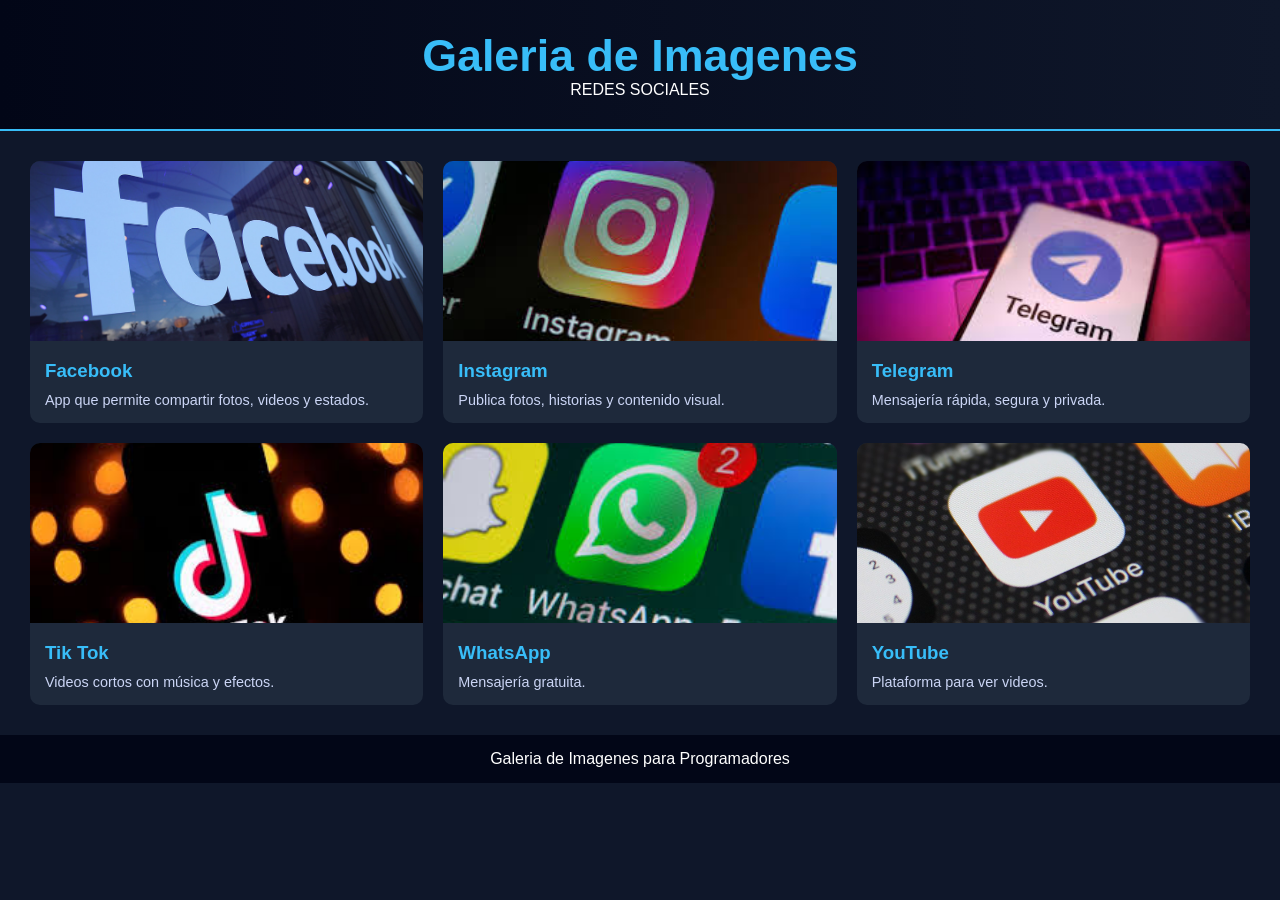
<file: GaleriaDeImagenes-main/index.html>
<!DOCTYPE html>
<html lang="es">

<head>
    <meta charset="UTF-8">
    <meta name="viewport" content="width=device-width, initial-scale=1.0">
    <title>Galeria de Imagenes</title>
    <link rel="stylesheet" href="./css/StyleIndex.css">
</head>

<body>

    <header>
        <h1>Galeria de Imagenes</h1>
        <p>REDES SOCIALES</p>
    </header>

    <main class="galeria">

        <div class="tarjeta">
            <a href="https://www.facebook.com" target="_blank">
                <img src="./img/face.jpg" alt="Facebook">
            </a>
            <div class="descripcion">
                <h3>Facebook</h3>
                <p>App que permite compartir fotos, videos y estados.</p>
            </div>
        </div>

        <div class="tarjeta">
            <a href="https://www.instagram.com" target="_blank">
                <img src="./img/ins.jpg" alt="Instagram">
            </a>
            <div class="descripcion">
                <h3>Instagram</h3>
                <p>Publica fotos, historias y contenido visual.</p>
            </div>
        </div>

        <div class="tarjeta">
            <a href="https://telegram.org" target="_blank">
                <img src="./img/teleg.jpg" alt="Telegram">
            </a>
            <div class="descripcion">
                <h3>Telegram</h3>
                <p>Mensajería rápida, segura y privada.</p>
            </div>
        </div>

        <div class="tarjeta">
            <a href="https://www.tiktok.com" target="_blank">
                <img src="./img/tik.jpg" alt="TikTok">
            </a>
            <div class="descripcion">
                <h3>Tik Tok</h3>
                <p>Videos cortos con música y efectos.</p>
            </div>
        </div>

        <div class="tarjeta">
            <a href="https://www.whatsapp.com" target="_blank">
                <img src="./img/wast.jpg" alt="WhatsApp">
            </a>
            <div class="descripcion">
                <h3>WhatsApp</h3>
                <p>Mensajería gratuita.</p>
            </div>
        </div>

        <div class="tarjeta">
            <a href="https://www.youtube.com" target="_blank">
                <img src="./img/yout.jpg" alt="YouTube">
            </a>
            <div class="descripcion">
                <h3>YouTube</h3>
                <p>Plataforma para ver videos.</p>
            </div>
        </div>

    </main>

    <footer>
        <p>Galeria de Imagenes para Programadores</p>
    </footer>

</body>

</html>
</file>
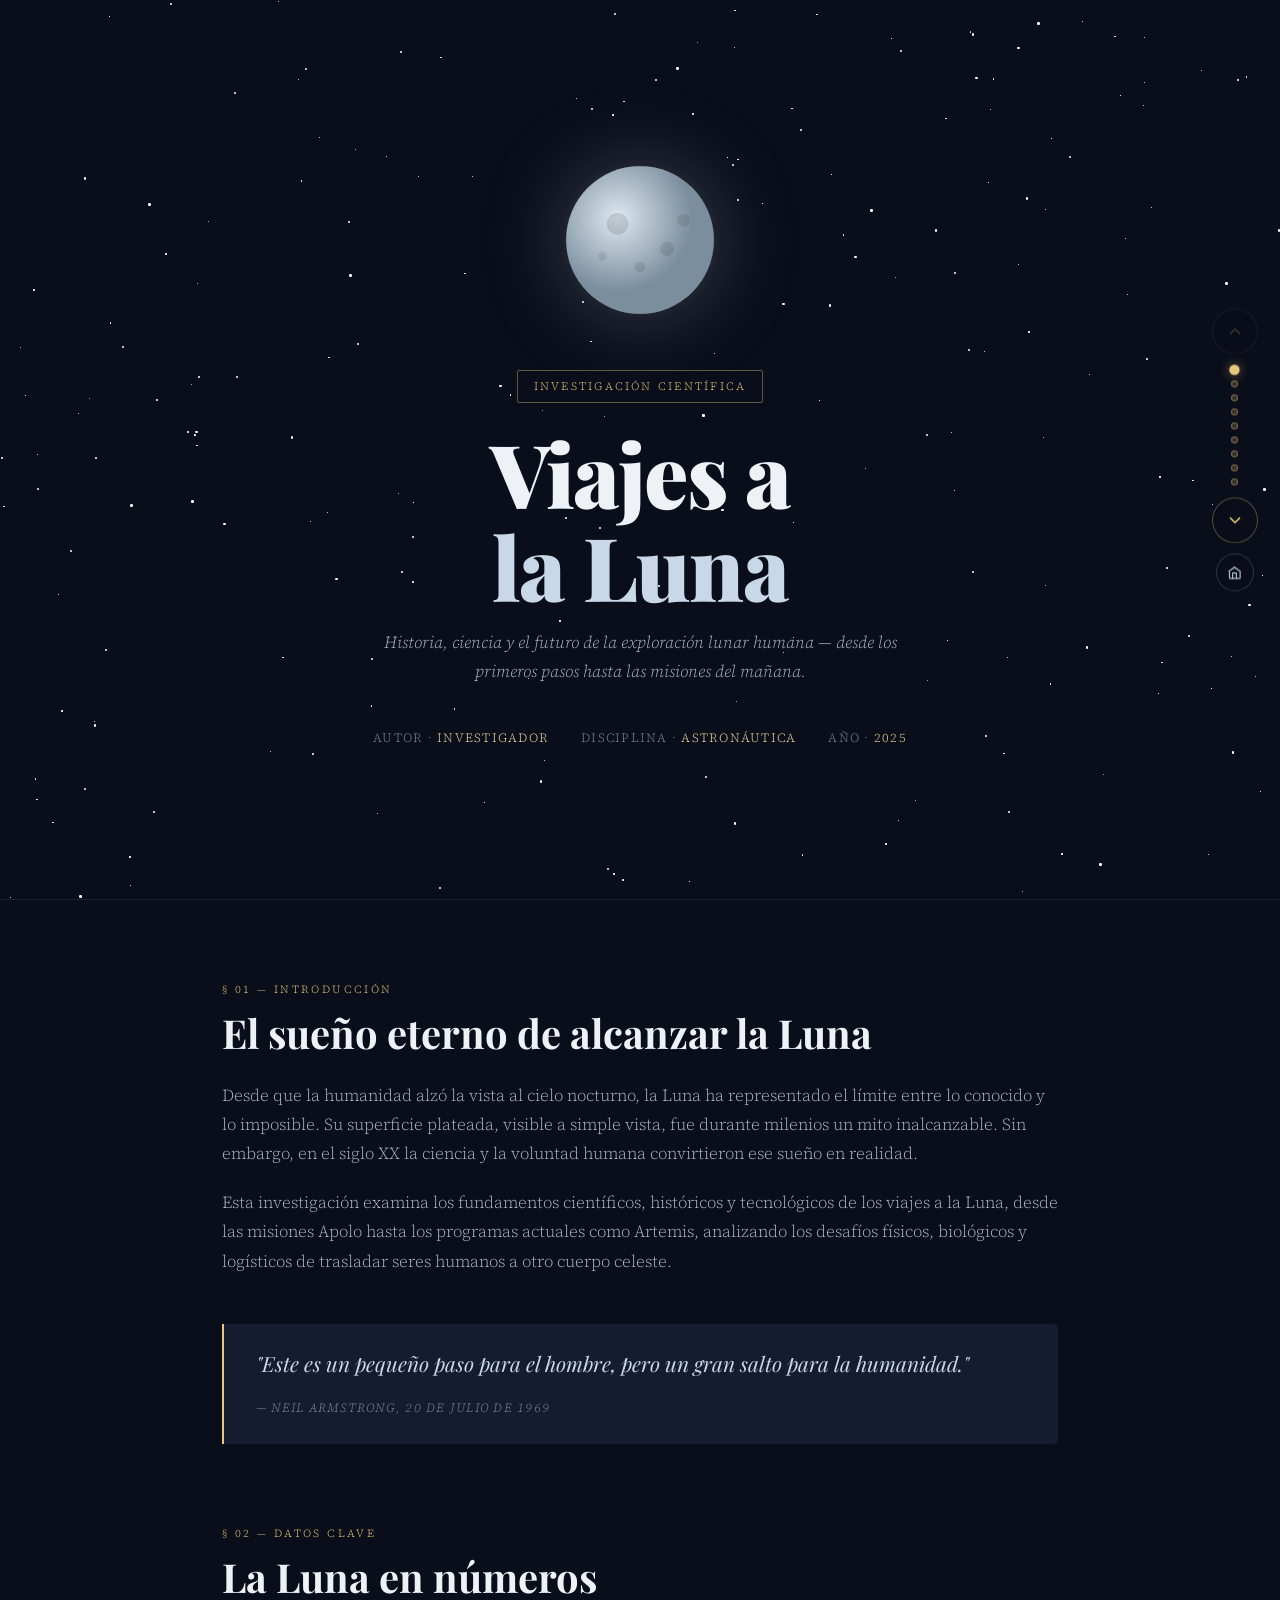
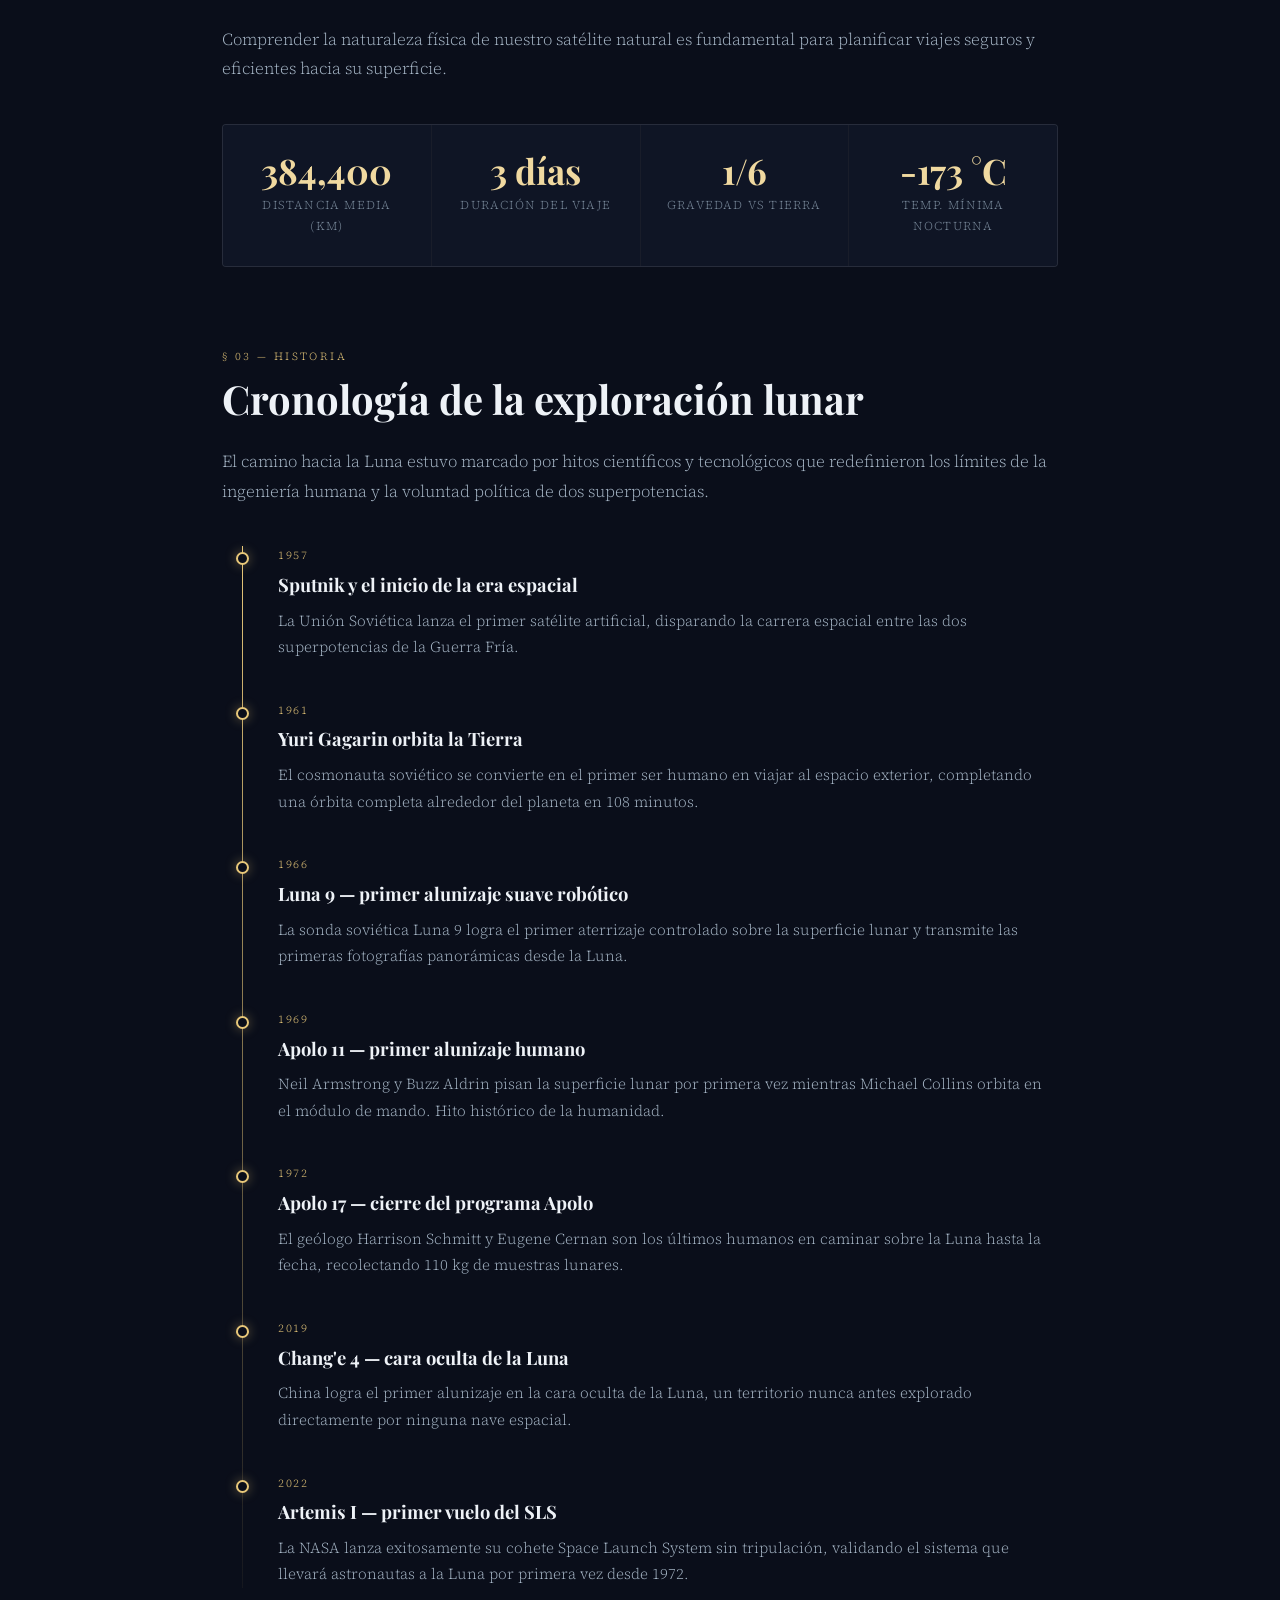
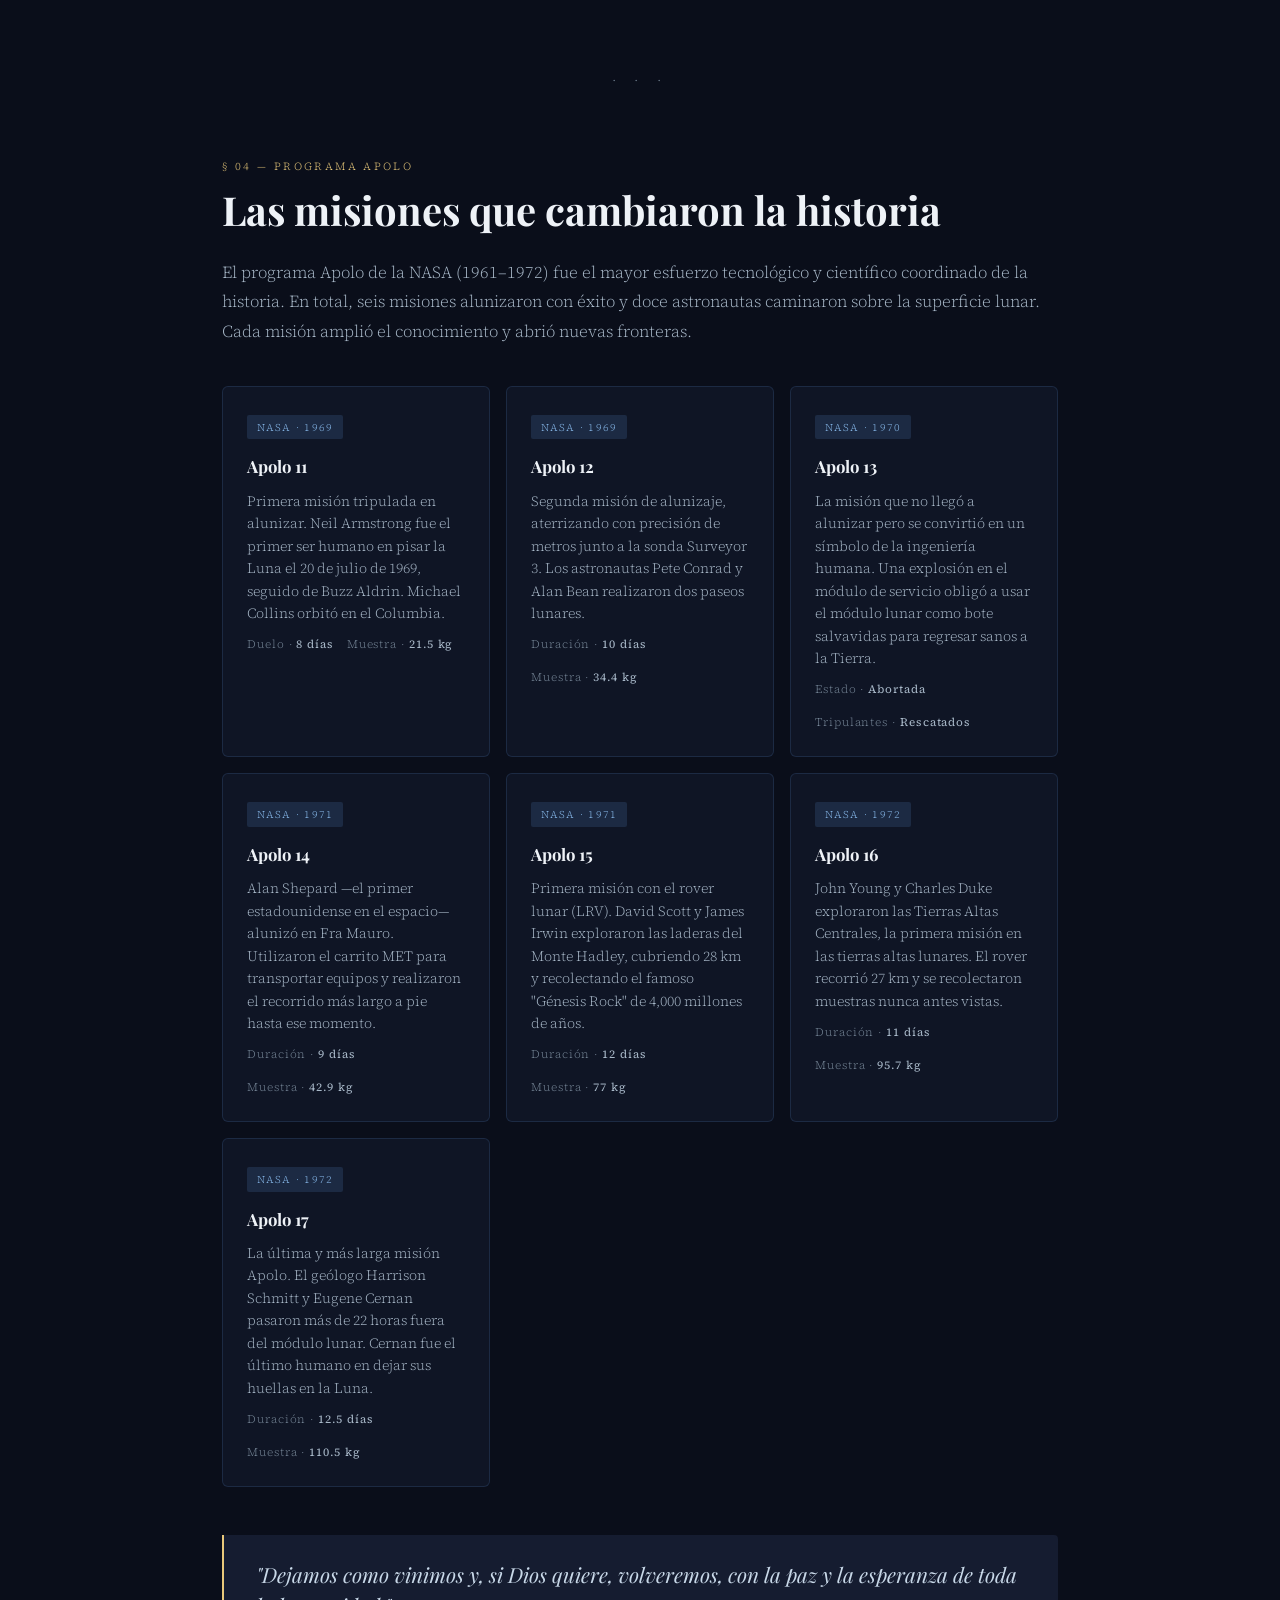
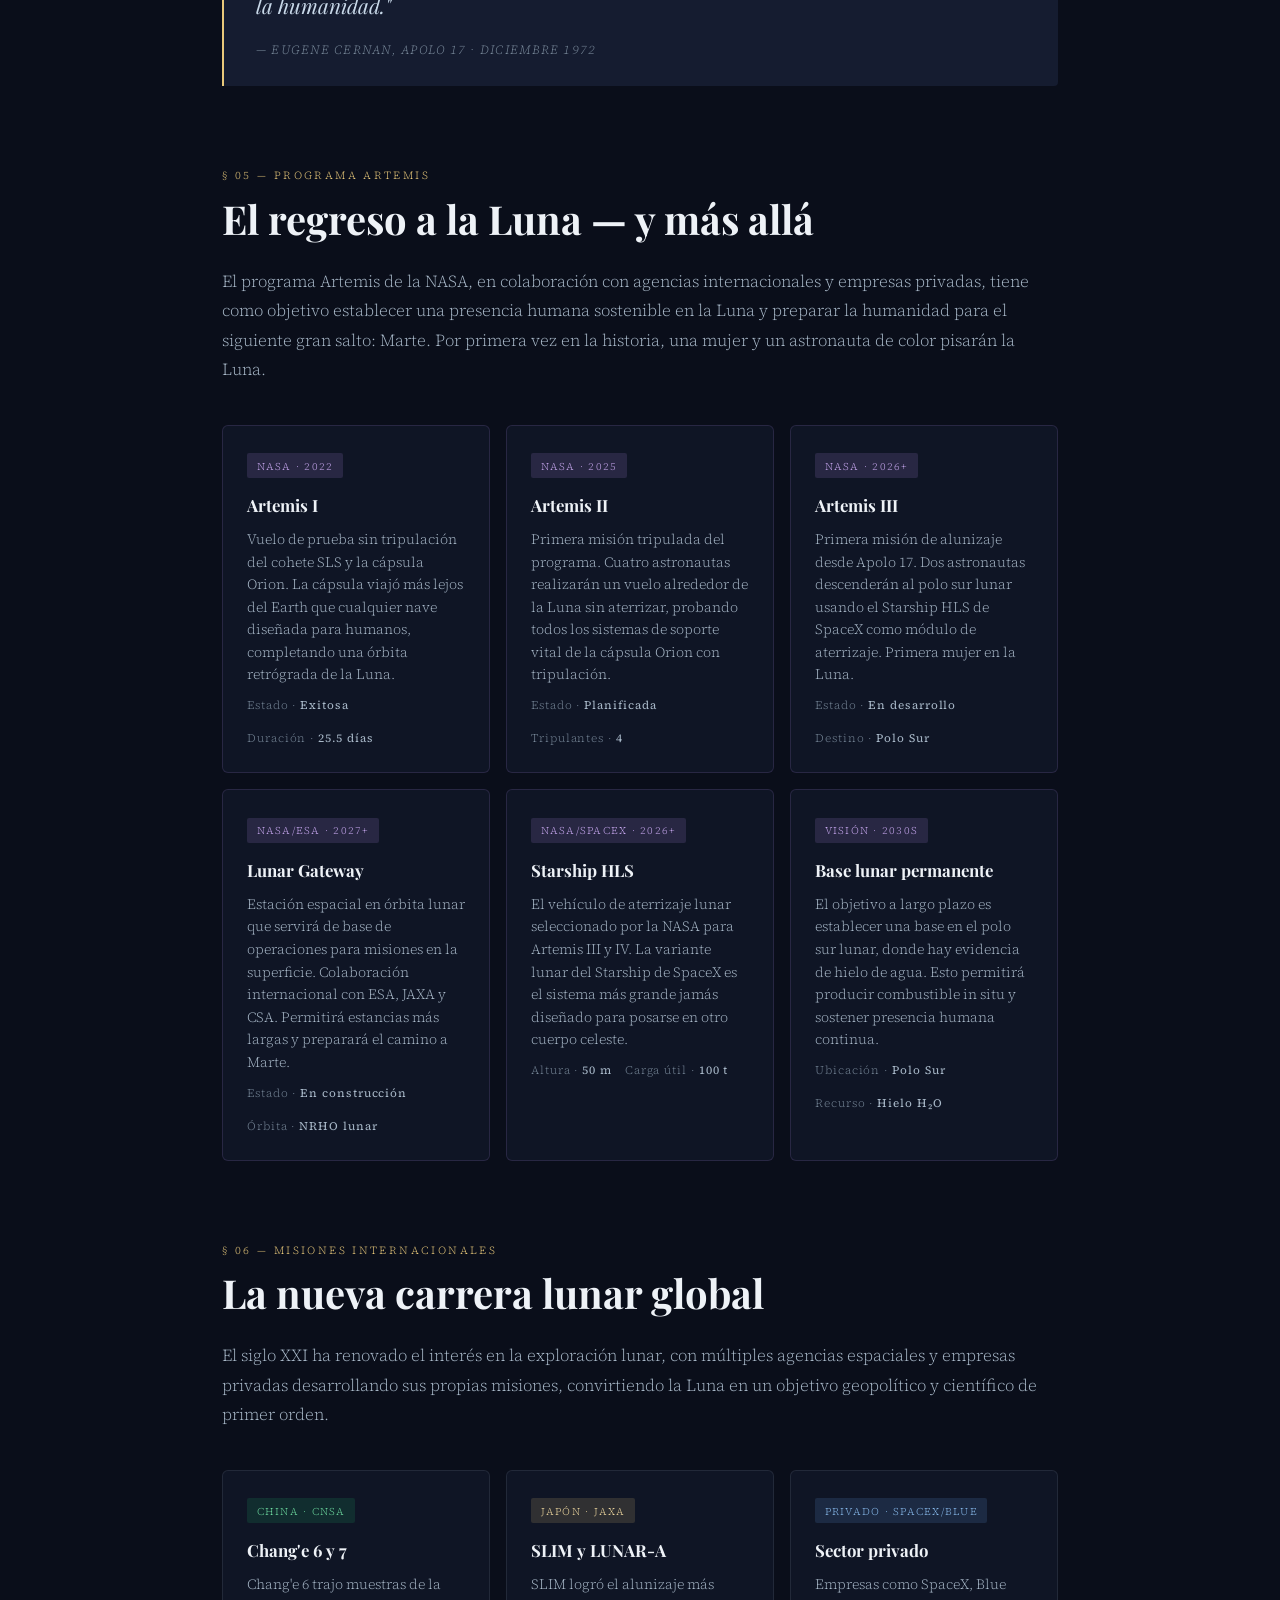
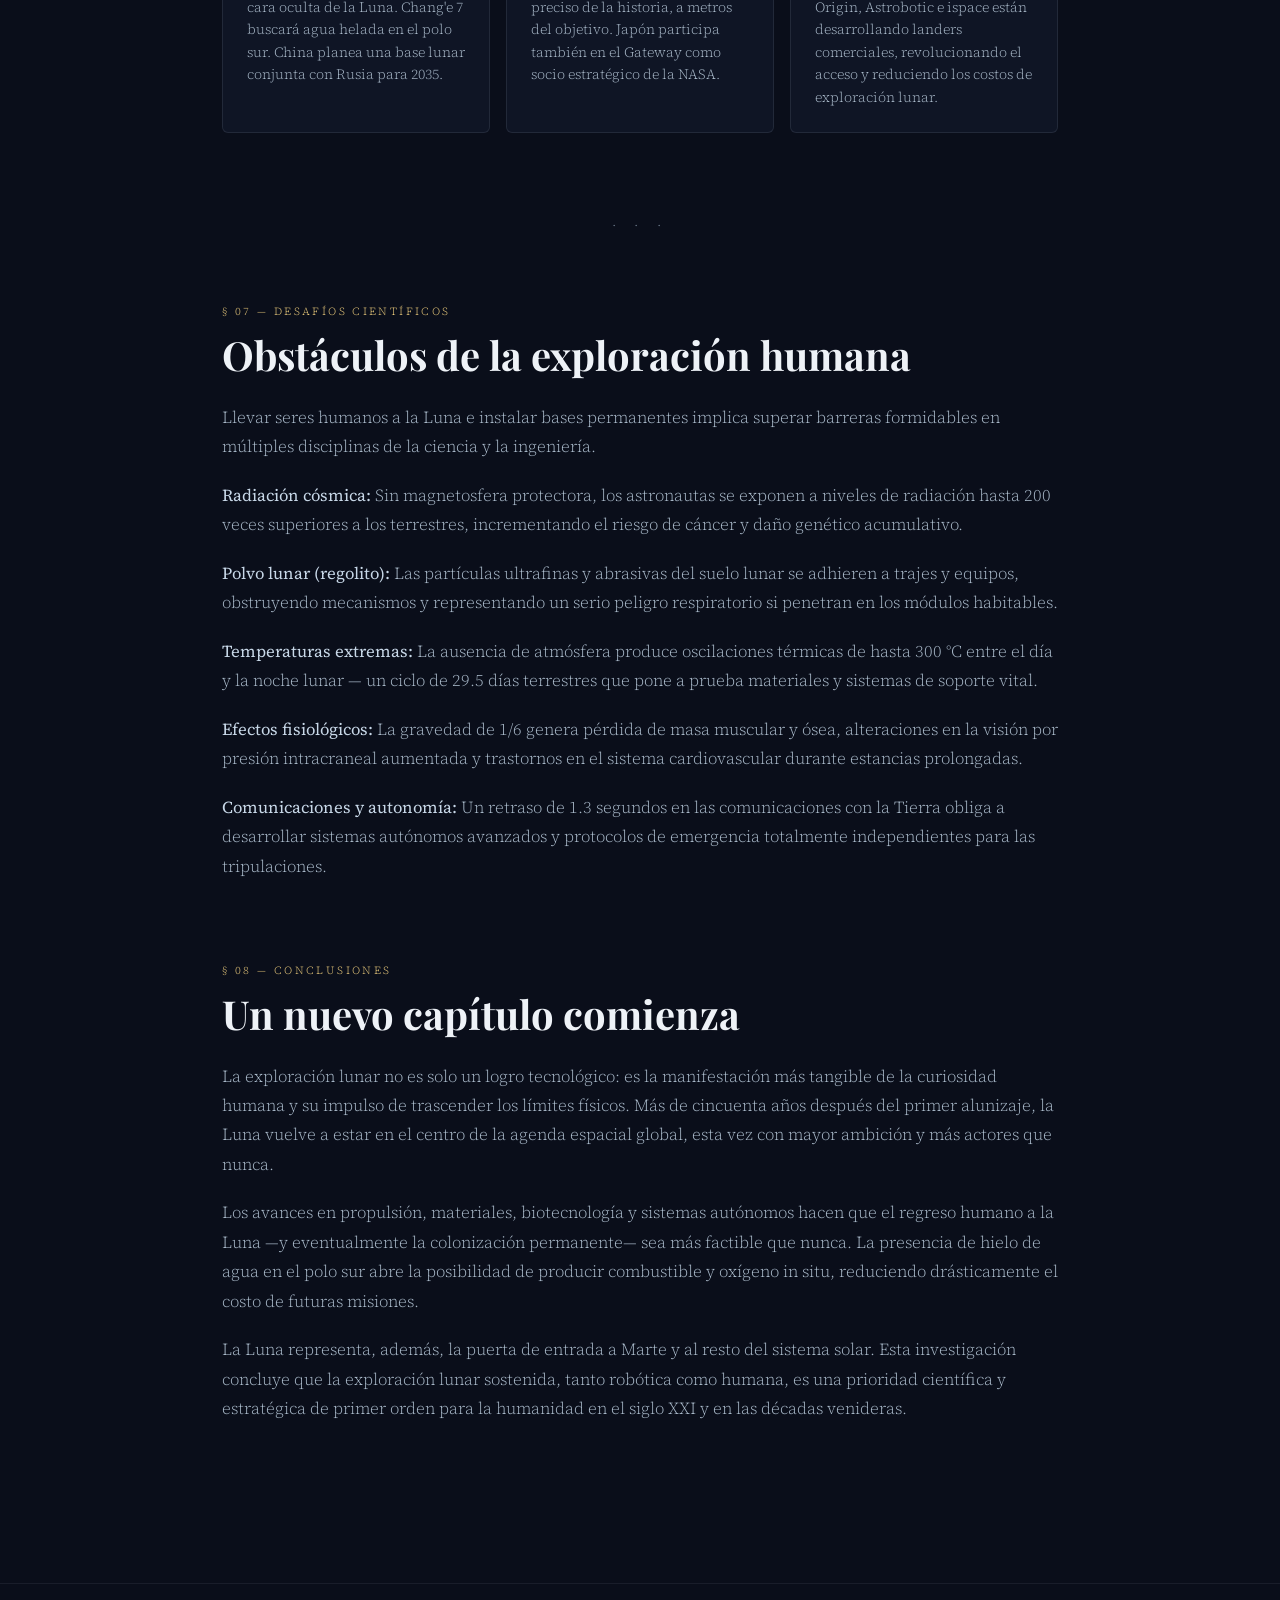
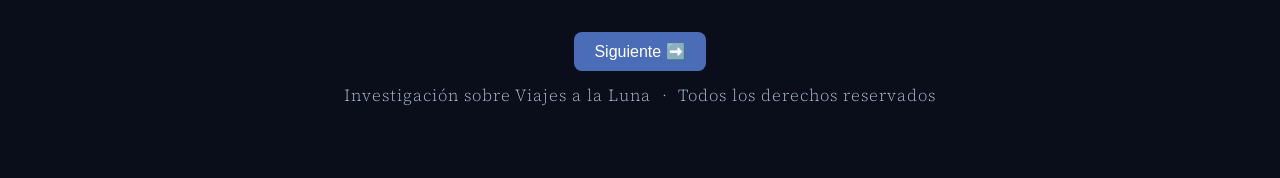
<file: luna-investigacion/index.html>
<!DOCTYPE html>
<html lang="es">

<head>
    <meta charset="UTF-8" />
    <meta name="viewport" content="width=device-width, initial-scale=1.0" />
    <title>Viajes a la Luna — Investigación</title>
    <link rel="stylesheet" href="css/styles.css" />
</head>

<body>

    <!-- ══════════════════════════════════════
     FONDO ESTRELLADO (generado por JS)
══════════════════════════════════════ -->
    <div class="stars" id="stars"></div>


    <!-- ══════════════════════════════════════
     HERO
══════════════════════════════════════ -->
    <header class="hero" id="hero">

        <!-- Luna SVG animada -->
        <svg class="luna-svg" viewBox="0 0 200 200" xmlns="http://www.w3.org/2000/svg" aria-hidden="true">
    <defs>
      <radialGradient id="lgLuna" cx="35%" cy="35%">
        <stop offset="0%"   stop-color="#DEE8F0"/>
        <stop offset="100%" stop-color="#7A8E9E"/>
      </radialGradient>
      <radialGradient id="lgHalo" cx="50%" cy="50%" r="50%">
        <stop offset="0%"   stop-color="rgba(200,216,232,0.09)"/>
        <stop offset="100%" stop-color="rgba(200,216,232,0)"/>
      </radialGradient>
    </defs>
    <circle cx="100" cy="100" r="95"  fill="url(#lgHalo)"/>
    <circle cx="100" cy="100" r="82"  fill="url(#lgLuna)"/>
    <!-- Cráteres -->
    <circle cx="75"  cy="82"  r="12"  fill="rgba(0,0,0,0.12)"/>
    <circle cx="130" cy="110" r="8"   fill="rgba(0,0,0,0.10)"/>
    <circle cx="100" cy="130" r="6"   fill="rgba(0,0,0,0.09)"/>
    <circle cx="58"  cy="118" r="5"   fill="rgba(0,0,0,0.08)"/>
    <circle cx="148" cy="78"  r="7"   fill="rgba(0,0,0,0.08)"/>
    <!-- Borde suave -->
    <circle cx="100" cy="100" r="82"  fill="none" stroke="rgba(255,255,255,0.14)" stroke-width="1"/>
  </svg>

        <div class="tag">Investigación Científica</div>
        <h1>Viajes a<br><span>la Luna</span></h1>
        <p class="hero-sub">
            Historia, ciencia y el futuro de la exploración lunar humana — desde los primeros pasos hasta las misiones del mañana.
        </p>
        <div class="meta-row">
            <div>Autor · <span>Investigador</span></div>
            <div>Disciplina · <span>Astronáutica</span></div>
            <div>Año · <span>2025</span></div>
        </div>

    </header>


    <!-- ══════════════════════════════════════
     CONTENIDO PRINCIPAL
══════════════════════════════════════ -->
    <main>

        <!-- ─── §01 INTRODUCCIÓN ─── -->
        <section>
            <div class="section-label">§ 01 — Introducción</div>
            <h2>El sueño eterno de alcanzar la Luna</h2>
            <p>
                Desde que la humanidad alzó la vista al cielo nocturno, la Luna ha representado el límite entre lo conocido y lo imposible. Su superficie plateada, visible a simple vista, fue durante milenios un mito inalcanzable. Sin embargo, en el siglo XX la ciencia
                y la voluntad humana convirtieron ese sueño en realidad.
            </p>
            <p>
                Esta investigación examina los fundamentos científicos, históricos y tecnológicos de los viajes a la Luna, desde las misiones Apolo hasta los programas actuales como Artemis, analizando los desafíos físicos, biológicos y logísticos de trasladar seres
                humanos a otro cuerpo celeste.
            </p>

            <div class="cita">
                <blockquote>
                    "Este es un pequeño paso para el hombre, pero un gran salto para la humanidad."
                </blockquote>
                <cite>— Neil Armstrong, 20 de julio de 1969</cite>
            </div>
        </section>


        <!-- ─── §02 DATOS CLAVE ─── -->
        <section>
            <div class="section-label">§ 02 — Datos clave</div>
            <h2>La Luna en números</h2>
            <p>
                Comprender la naturaleza física de nuestro satélite natural es fundamental para planificar viajes seguros y eficientes hacia su superficie.
            </p>

            <div class="datos-grid">
                <div class="dato">
                    <div class="dato-num">384,400</div>
                    <div class="dato-label">Distancia media (km)</div>
                </div>
                <div class="dato">
                    <div class="dato-num">3 días</div>
                    <div class="dato-label">Duración del viaje</div>
                </div>
                <div class="dato">
                    <div class="dato-num">1/6</div>
                    <div class="dato-label">Gravedad vs Tierra</div>
                </div>
                <div class="dato">
                    <div class="dato-num">-173 °C</div>
                    <div class="dato-label">Temp. mínima nocturna</div>
                </div>
            </div>
        </section>


        <!-- ─── §03 HISTORIA ─── -->
        <section>
            <div class="section-label">§ 03 — Historia</div>
            <h2>Cronología de la exploración lunar</h2>
            <p>
                El camino hacia la Luna estuvo marcado por hitos científicos y tecnológicos que redefinieron los límites de la ingeniería humana y la voluntad política de dos superpotencias.
            </p>

            <div class="timeline">
                <div class="evento">
                    <div class="evento-año">1957</div>
                    <h3>Sputnik y el inicio de la era espacial</h3>
                    <p>La Unión Soviética lanza el primer satélite artificial, disparando la carrera espacial entre las dos superpotencias de la Guerra Fría.</p>
                </div>
                <div class="evento">
                    <div class="evento-año">1961</div>
                    <h3>Yuri Gagarin orbita la Tierra</h3>
                    <p>El cosmonauta soviético se convierte en el primer ser humano en viajar al espacio exterior, completando una órbita completa alrededor del planeta en 108 minutos.</p>
                </div>
                <div class="evento">
                    <div class="evento-año">1966</div>
                    <h3>Luna 9 — primer alunizaje suave robótico</h3>
                    <p>La sonda soviética Luna 9 logra el primer aterrizaje controlado sobre la superficie lunar y transmite las primeras fotografías panorámicas desde la Luna.</p>
                </div>
                <div class="evento">
                    <div class="evento-año">1969</div>
                    <h3>Apolo 11 — primer alunizaje humano</h3>
                    <p>Neil Armstrong y Buzz Aldrin pisan la superficie lunar por primera vez mientras Michael Collins orbita en el módulo de mando. Hito histórico de la humanidad.</p>
                </div>
                <div class="evento">
                    <div class="evento-año">1972</div>
                    <h3>Apolo 17 — cierre del programa Apolo</h3>
                    <p>El geólogo Harrison Schmitt y Eugene Cernan son los últimos humanos en caminar sobre la Luna hasta la fecha, recolectando 110 kg de muestras lunares.</p>
                </div>
                <div class="evento">
                    <div class="evento-año">2019</div>
                    <h3>Chang'e 4 — cara oculta de la Luna</h3>
                    <p>China logra el primer alunizaje en la cara oculta de la Luna, un territorio nunca antes explorado directamente por ninguna nave espacial.</p>
                </div>
                <div class="evento">
                    <div class="evento-año">2022</div>
                    <h3>Artemis I — primer vuelo del SLS</h3>
                    <p>La NASA lanza exitosamente su cohete Space Launch System sin tripulación, validando el sistema que llevará astronautas a la Luna por primera vez desde 1972.</p>
                </div>
            </div>
        </section>

        <div class="divider">· · ·</div>


        <!-- ─── §04 PROGRAMA APOLO ─── -->
        <section>
            <div class="section-label">§ 04 — Programa Apolo</div>
            <h2>Las misiones que cambiaron la historia</h2>
            <p>
                El programa Apolo de la NASA (1961–1972) fue el mayor esfuerzo tecnológico y científico coordinado de la historia. En total, seis misiones alunizaron con éxito y doce astronautas caminaron sobre la superficie lunar. Cada misión amplió el conocimiento
                y abrió nuevas fronteras.
            </p>

            <div class="misiones-grid">

                <article class="mision-card card-apolo">
                    <div class="badge badge-apolo">NASA · 1969</div>
                    <h3>Apolo 11</h3>
                    <p>Primera misión tripulada en alunizar. Neil Armstrong fue el primer ser humano en pisar la Luna el 20 de julio de 1969, seguido de Buzz Aldrin. Michael Collins orbitó en el Columbia.</p>
                    <div class="mision-meta">
                        <span>Duelo · <strong>8 días</strong></span>
                        <span>Muestra · <strong>21.5 kg</strong></span>
                    </div>
                </article>

                <article class="mision-card card-apolo">
                    <div class="badge badge-apolo">NASA · 1969</div>
                    <h3>Apolo 12</h3>
                    <p>Segunda misión de alunizaje, aterrizando con precisión de metros junto a la sonda Surveyor 3. Los astronautas Pete Conrad y Alan Bean realizaron dos paseos lunares.</p>
                    <div class="mision-meta">
                        <span>Duración · <strong>10 días</strong></span>
                        <span>Muestra · <strong>34.4 kg</strong></span>
                    </div>
                </article>

                <article class="mision-card card-apolo">
                    <div class="badge badge-apolo">NASA · 1970</div>
                    <h3>Apolo 13</h3>
                    <p>La misión que no llegó a alunizar pero se convirtió en un símbolo de la ingeniería humana. Una explosión en el módulo de servicio obligó a usar el módulo lunar como bote salvavidas para regresar sanos a la Tierra.</p>
                    <div class="mision-meta">
                        <span>Estado · <strong>Abortada</strong></span>
                        <span>Tripulantes · <strong>Rescatados</strong></span>
                    </div>
                </article>

                <article class="mision-card card-apolo">
                    <div class="badge badge-apolo">NASA · 1971</div>
                    <h3>Apolo 14</h3>
                    <p>Alan Shepard —el primer estadounidense en el espacio— alunizó en Fra Mauro. Utilizaron el carrito MET para transportar equipos y realizaron el recorrido más largo a pie hasta ese momento.</p>
                    <div class="mision-meta">
                        <span>Duración · <strong>9 días</strong></span>
                        <span>Muestra · <strong>42.9 kg</strong></span>
                    </div>
                </article>

                <article class="mision-card card-apolo">
                    <div class="badge badge-apolo">NASA · 1971</div>
                    <h3>Apolo 15</h3>
                    <p>Primera misión con el rover lunar (LRV). David Scott y James Irwin exploraron las laderas del Monte Hadley, cubriendo 28 km y recolectando el famoso "Génesis Rock" de 4,000 millones de años.</p>
                    <div class="mision-meta">
                        <span>Duración · <strong>12 días</strong></span>
                        <span>Muestra · <strong>77 kg</strong></span>
                    </div>
                </article>

                <article class="mision-card card-apolo">
                    <div class="badge badge-apolo">NASA · 1972</div>
                    <h3>Apolo 16</h3>
                    <p>John Young y Charles Duke exploraron las Tierras Altas Centrales, la primera misión en las tierras altas lunares. El rover recorrió 27 km y se recolectaron muestras nunca antes vistas.</p>
                    <div class="mision-meta">
                        <span>Duración · <strong>11 días</strong></span>
                        <span>Muestra · <strong>95.7 kg</strong></span>
                    </div>
                </article>

                <article class="mision-card card-apolo">
                    <div class="badge badge-apolo">NASA · 1972</div>
                    <h3>Apolo 17</h3>
                    <p>La última y más larga misión Apolo. El geólogo Harrison Schmitt y Eugene Cernan pasaron más de 22 horas fuera del módulo lunar. Cernan fue el último humano en dejar sus huellas en la Luna.</p>
                    <div class="mision-meta">
                        <span>Duración · <strong>12.5 días</strong></span>
                        <span>Muestra · <strong>110.5 kg</strong></span>
                    </div>
                </article>

            </div>

            <div class="cita">
                <blockquote>
                    "Dejamos como vinimos y, si Dios quiere, volveremos, con la paz y la esperanza de toda la humanidad."
                </blockquote>
                <cite>— Eugene Cernan, Apolo 17 · Diciembre 1972</cite>
            </div>
        </section>


        <!-- ─── §05 PROGRAMA ARTEMIS ─── -->
        <section>
            <div class="section-label">§ 05 — Programa Artemis</div>
            <h2>El regreso a la Luna — y más allá</h2>
            <p>
                El programa Artemis de la NASA, en colaboración con agencias internacionales y empresas privadas, tiene como objetivo establecer una presencia humana sostenible en la Luna y preparar la humanidad para el siguiente gran salto: Marte. Por primera vez en
                la historia, una mujer y un astronauta de color pisarán la Luna.
            </p>

            <div class="misiones-grid">

                <article class="mision-card card-artemis">
                    <div class="badge badge-artemis">NASA · 2022</div>
                    <h3>Artemis I</h3>
                    <p>Vuelo de prueba sin tripulación del cohete SLS y la cápsula Orion. La cápsula viajó más lejos del Earth que cualquier nave diseñada para humanos, completando una órbita retrógrada de la Luna.</p>
                    <div class="mision-meta">
                        <span>Estado · <strong>Exitosa</strong></span>
                        <span>Duración · <strong>25.5 días</strong></span>
                    </div>
                </article>

                <article class="mision-card card-artemis">
                    <div class="badge badge-artemis">NASA · 2025</div>
                    <h3>Artemis II</h3>
                    <p>Primera misión tripulada del programa. Cuatro astronautas realizarán un vuelo alrededor de la Luna sin aterrizar, probando todos los sistemas de soporte vital de la cápsula Orion con tripulación.</p>
                    <div class="mision-meta">
                        <span>Estado · <strong>Planificada</strong></span>
                        <span>Tripulantes · <strong>4</strong></span>
                    </div>
                </article>

                <article class="mision-card card-artemis">
                    <div class="badge badge-artemis">NASA · 2026+</div>
                    <h3>Artemis III</h3>
                    <p>Primera misión de alunizaje desde Apolo 17. Dos astronautas descenderán al polo sur lunar usando el Starship HLS de SpaceX como módulo de aterrizaje. Primera mujer en la Luna.</p>
                    <div class="mision-meta">
                        <span>Estado · <strong>En desarrollo</strong></span>
                        <span>Destino · <strong>Polo Sur</strong></span>
                    </div>
                </article>

                <article class="mision-card card-artemis">
                    <div class="badge badge-artemis">NASA/ESA · 2027+</div>
                    <h3>Lunar Gateway</h3>
                    <p>Estación espacial en órbita lunar que servirá de base de operaciones para misiones en la superficie. Colaboración internacional con ESA, JAXA y CSA. Permitirá estancias más largas y preparará el camino a Marte.</p>
                    <div class="mision-meta">
                        <span>Estado · <strong>En construcción</strong></span>
                        <span>Órbita · <strong>NRHO lunar</strong></span>
                    </div>
                </article>

                <article class="mision-card card-artemis">
                    <div class="badge badge-artemis">NASA/SpaceX · 2026+</div>
                    <h3>Starship HLS</h3>
                    <p>El vehículo de aterrizaje lunar seleccionado por la NASA para Artemis III y IV. La variante lunar del Starship de SpaceX es el sistema más grande jamás diseñado para posarse en otro cuerpo celeste.</p>
                    <div class="mision-meta">
                        <span>Altura · <strong>50 m</strong></span>
                        <span>Carga útil · <strong>100 t</strong></span>
                    </div>
                </article>

                <article class="mision-card card-artemis">
                    <div class="badge badge-artemis">Visión · 2030s</div>
                    <h3>Base lunar permanente</h3>
                    <p>El objetivo a largo plazo es establecer una base en el polo sur lunar, donde hay evidencia de hielo de agua. Esto permitirá producir combustible in situ y sostener presencia humana continua.</p>
                    <div class="mision-meta">
                        <span>Ubicación · <strong>Polo Sur</strong></span>
                        <span>Recurso · <strong>Hielo H₂O</strong></span>
                    </div>
                </article>

            </div>
        </section>


        <!-- ─── §06 OTRAS MISIONES ─── -->
        <section>
            <div class="section-label">§ 06 — Misiones internacionales</div>
            <h2>La nueva carrera lunar global</h2>
            <p>
                El siglo XXI ha renovado el interés en la exploración lunar, con múltiples agencias espaciales y empresas privadas desarrollando sus propias misiones, convirtiendo la Luna en un objetivo geopolítico y científico de primer orden.
            </p>

            <div class="misiones-grid">
                <article class="mision-card">
                    <div class="badge badge-success">China · CNSA</div>
                    <h3>Chang'e 6 y 7</h3>
                    <p>Chang'e 6 trajo muestras de la cara oculta de la Luna. Chang'e 7 buscará agua helada en el polo sur. China planea una base lunar conjunta con Rusia para 2035.</p>
                </article>
                <article class="mision-card">
                    <div class="badge badge-warn">Japón · JAXA</div>
                    <h3>SLIM y LUNAR-A</h3>
                    <p>SLIM logró el alunizaje más preciso de la historia, a metros del objetivo. Japón participa también en el Gateway como socio estratégico de la NASA.</p>
                </article>
                <article class="mision-card">
                    <div class="badge badge-info">Privado · SpaceX/Blue</div>
                    <h3>Sector privado</h3>
                    <p>Empresas como SpaceX, Blue Origin, Astrobotic e ispace están desarrollando landers comerciales, revolucionando el acceso y reduciendo los costos de exploración lunar.</p>
                </article>
            </div>
        </section>

        <div class="divider">· · ·</div>


        <!-- ─── §07 DESAFÍOS ─── -->
        <section>
            <div class="section-label">§ 07 — Desafíos científicos</div>
            <h2>Obstáculos de la exploración humana</h2>
            <p>
                Llevar seres humanos a la Luna e instalar bases permanentes implica superar barreras formidables en múltiples disciplinas de la ciencia y la ingeniería.
            </p>
            <p>
                <span class="desafio-titulo">Radiación cósmica:</span> Sin magnetosfera protectora, los astronautas se exponen a niveles de radiación hasta 200 veces superiores a los terrestres, incrementando el riesgo de cáncer y daño genético acumulativo.
            </p>
            <p>
                <span class="desafio-titulo">Polvo lunar (regolito):</span> Las partículas ultrafinas y abrasivas del suelo lunar se adhieren a trajes y equipos, obstruyendo mecanismos y representando un serio peligro respiratorio si penetran en los módulos
                habitables.
            </p>
            <p>
                <span class="desafio-titulo">Temperaturas extremas:</span> La ausencia de atmósfera produce oscilaciones térmicas de hasta 300 °C entre el día y la noche lunar — un ciclo de 29.5 días terrestres que pone a prueba materiales y sistemas
                de soporte vital.
            </p>
            <p>
                <span class="desafio-titulo">Efectos fisiológicos:</span> La gravedad de 1/6 genera pérdida de masa muscular y ósea, alteraciones en la visión por presión intracraneal aumentada y trastornos en el sistema cardiovascular durante estancias
                prolongadas.
            </p>
            <p>
                <span class="desafio-titulo">Comunicaciones y autonomía:</span> Un retraso de 1.3 segundos en las comunicaciones con la Tierra obliga a desarrollar sistemas autónomos avanzados y protocolos de emergencia totalmente independientes para
                las tripulaciones.
            </p>
        </section>


        <!-- ─── §08 CONCLUSIONES ─── -->
        <section>
            <div class="section-label">§ 08 — Conclusiones</div>
            <h2>Un nuevo capítulo comienza</h2>
            <p>
                La exploración lunar no es solo un logro tecnológico: es la manifestación más tangible de la curiosidad humana y su impulso de trascender los límites físicos. Más de cincuenta años después del primer alunizaje, la Luna vuelve a estar en el centro de la
                agenda espacial global, esta vez con mayor ambición y más actores que nunca.
            </p>
            <p>
                Los avances en propulsión, materiales, biotecnología y sistemas autónomos hacen que el regreso humano a la Luna —y eventualmente la colonización permanente— sea más factible que nunca. La presencia de hielo de agua en el polo sur abre la posibilidad de
                producir combustible y oxígeno in situ, reduciendo drásticamente el costo de futuras misiones.
            </p>
            <p>
                La Luna representa, además, la puerta de entrada a Marte y al resto del sistema solar. Esta investigación concluye que la exploración lunar sostenida, tanto robótica como humana, es una prioridad científica y estratégica de primer orden para la humanidad
                en el siglo XXI y en las décadas venideras.
            </p>
        </section>

    </main>


    <!-- ══════════════════════════════════════
     NAVEGACIÓN DIRECCIONAL
══════════════════════════════════════ -->
    <nav class="nav-dir" id="navDir" aria-label="Navegación por secciones">

        <!-- Tooltip -->
        <span class="nav-tooltip" id="navTooltip" aria-live="polite">Inicio</span>

        <!-- Botón ARRIBA -->
        <button class="nav-btn" id="btnArriba" title="Sección anterior" aria-label="Sección anterior" disabled>
    <svg viewBox="0 0 24 24" aria-hidden="true">
      <polyline points="18 15 12 9 6 15"/>
    </svg>
  </button>

        <!-- Puntos indicadores -->
        <div class="nav-puntos" id="navPuntos" role="list" aria-label="Secciones"></div>

        <!-- Botón ABAJO -->
        <button class="nav-btn" id="btnAbajo" title="Siguiente sección" aria-label="Siguiente sección">
    <svg viewBox="0 0 24 24" aria-hidden="true">
      <polyline points="6 9 12 15 18 9"/>
    </svg>
  </button>

        <!-- Botón HOME -->
        <button class="nav-home" id="btnHome" title="Ir al inicio" aria-label="Ir al inicio">
    <svg viewBox="0 0 24 24" aria-hidden="true">
      <path d="M3 9.5L12 3l9 6.5V20a1 1 0 0 1-1 1H5a1 1 0 0 1-1-1V9.5z"/>
      <polyline points="9 21 9 12 15 12 15 21"/>
    </svg>
  </button>

    </nav>


    <!-- ══════════════════════════════════════
     FOOTER
══════════════════════════════════════ -->
    <footer>
        <!-- Botón Siguiente colocado arriba del texto de derechos -->
        <button class="btn-nav" onclick="window.location.href='../GaleriaDeImagenes-main1/pagina1.html'" style="margin-bottom: 10px;">Siguiente ➡️</button>

        <p>
            Investigación sobre Viajes a la Luna &nbsp;·&nbsp; Todos los derechos reservados
        </p>
    </footer>

    <script src="js/main.js"></script>
</body>

</html>
</file>
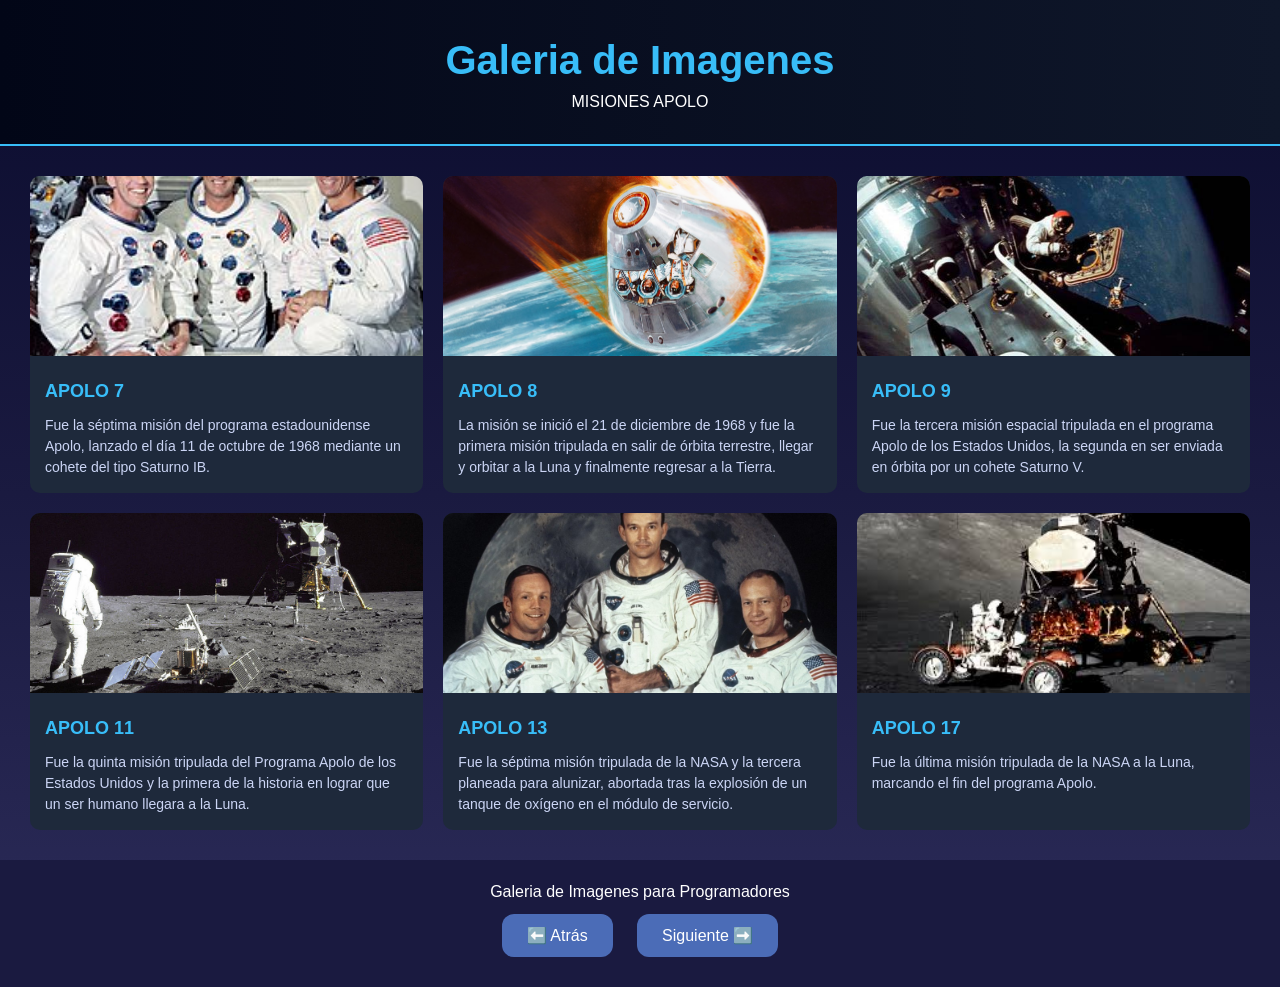
<file: GaleriaDeImagenes-main1/pagina1.html>
<!DOCTYPE html>
<html lang="es">

<head>
    <meta charset="UTF-8">
    <meta name="viewport" content="width=device-width, initial-scale=1.0">
    <title>Galeria de Imagenes</title>
    <link rel="stylesheet" href="./css/StyleIndex.css">
</head>

<body>
    <header>
        <h1>Galeria de Imagenes</h1>
        <p>MISIONES APOLO</p>
    </header>
    <main class="galeria">
        <div class="tarjeta">
            <img src="./img/apolo7.jpg" alt="APOLO7">
            <div class="descripcion">
                <h3>APOLO 7</h3>
                <p>Fue la séptima misión del programa estadounidense Apolo, lanzado el día 11 de octubre de 1968 mediante un cohete del tipo Saturno IB.</p>
            </div>
        </div>
        <div class="tarjeta">
            <img src="./img/apolo8.jpg" alt="APOLO8">
            <div class="descripcion">
                <h3>APOLO 8</h3>
                <p>La misión se inició el 21 de diciembre de 1968 y fue la primera misión tripulada en salir de órbita terrestre, llegar y orbitar a la Luna y finalmente regresar a la Tierra.</p>
            </div>
        </div>
        <div class="tarjeta">
            <img src="./img/apolo9.jpg" alt="APOLO9">
            <div class="descripcion">
                <h3>APOLO 9</h3>
                <p>Fue la tercera misión espacial tripulada en el programa Apolo de los Estados Unidos, la segunda en ser enviada en órbita por un cohete Saturno V.</p>
            </div>
        </div>
        <div class="tarjeta">
            <img src="./img/apolo11.jpg" alt="APOLO11">
            <div class="descripcion">
                <h3>APOLO 11</h3>
                <p>Fue la quinta misión tripulada del Programa Apolo de los Estados Unidos y la primera de la historia en lograr que un ser humano llegara a la Luna.</p>
            </div>
        </div>
        <div class="tarjeta">
            <img src="./img/apolo13.jpg" alt="APOLO13">
            <div class="descripcion">
                <h3>APOLO 13</h3>
                <p>Fue la séptima misión tripulada de la NASA y la tercera planeada para alunizar, abortada tras la explosión de un tanque de oxígeno en el módulo de servicio.</p>
            </div>
        </div>
        <div class="tarjeta">
            <img src="./img/apolo17.jpg" alt="APOLO17">
            <div class="descripcion">
                <h3>APOLO 17</h3>
                <p>Fue la última misión tripulada de la NASA a la Luna, marcando el fin del programa Apolo.</p>
            </div>
        </div>
    </main>
    <footer>
        <p>Galeria de Imagenes para Programadores</p>
        <button onclick="window.location.href='../luna-investigacion/index.html'">⬅️ Atrás</button>
        <button onclick="window.location.href='pagina2.html'">Siguiente ➡️</button>
    </footer>
</body>

</html>
</file>
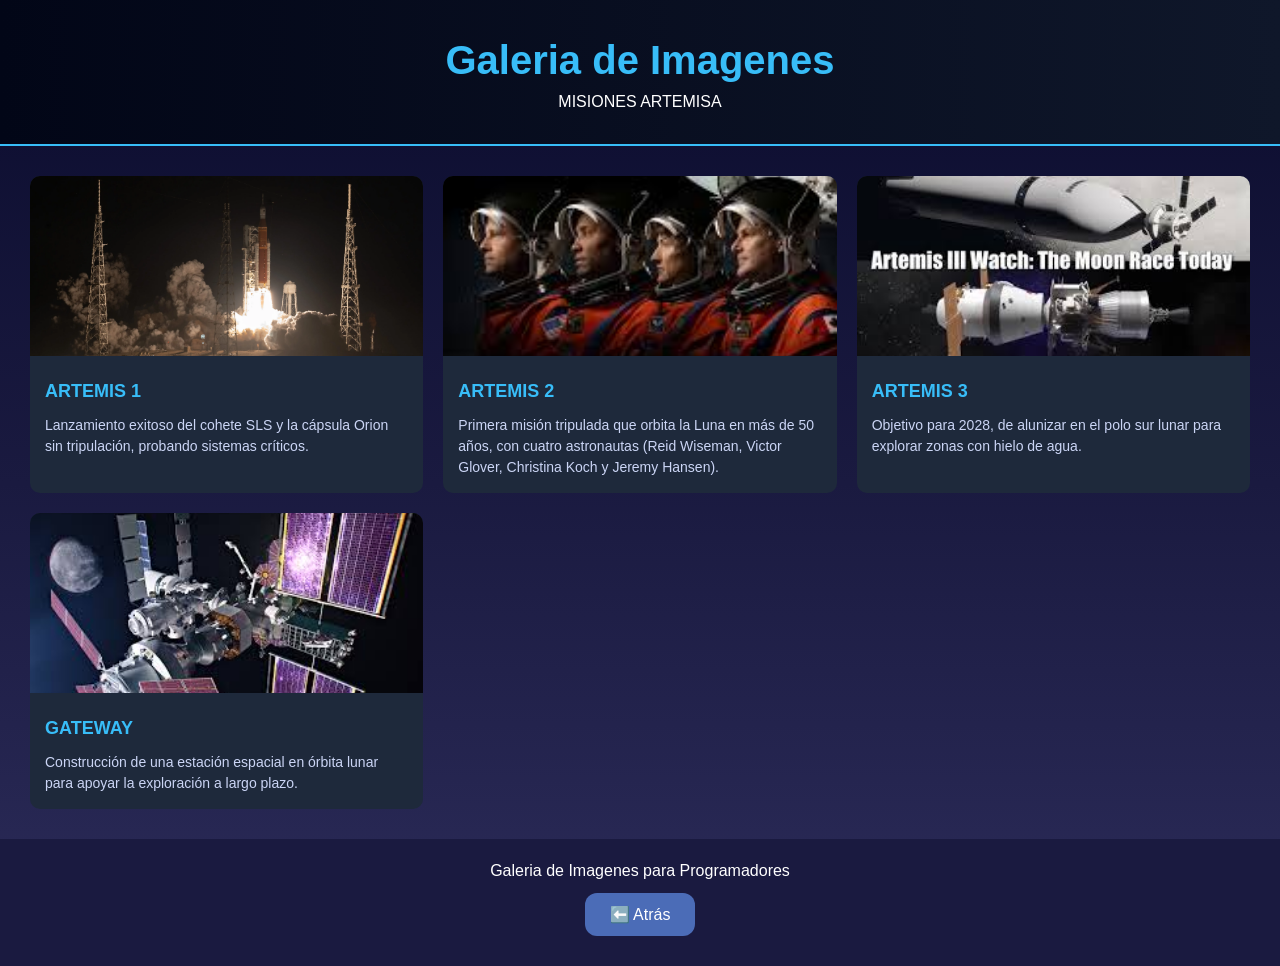
<file: GaleriaDeImagenes-main1/pagina2.html>
<!DOCTYPE html>
<html lang="es">

<head>
    <meta charset="UTF-8">
    <meta name="viewport" content="width=device-width, initial-scale=1.0">
    <title>Galeria de Imagenes</title>
    <link rel="stylesheet" href="./css/StyleIndex.css">
</head>

<body>
    <header>
        <h1>Galeria de Imagenes</h1>
        <p>MISIONES ARTEMISA</p>
    </header>
    <main class="galeria">
        <div class="tarjeta">
            <img src="./img/artemis1.jpg" alt="ARTEMIS1">
            <div class="descripcion">
                <h3>ARTEMIS 1</h3>
                <p>Lanzamiento exitoso del cohete SLS y la cápsula Orion sin tripulación, probando sistemas críticos.</p>
            </div>
        </div>
        <div class="tarjeta">
            <img src="./img/artemis2.jpg" alt="ARTEMIS2">
            <div class="descripcion">
                <h3>ARTEMIS 2</h3>
                <p>Primera misión tripulada que orbita la Luna en más de 50 años, con cuatro astronautas (Reid Wiseman, Victor Glover, Christina Koch y Jeremy Hansen).</p>
            </div>
        </div>
        <div class="tarjeta">
            <img src="./img/artemis3.jpg" alt="ARTEMIS3">
            <div class="descripcion">
                <h3>ARTEMIS 3</h3>
                <p>Objetivo para 2028, de alunizar en el polo sur lunar para explorar zonas con hielo de agua.</p>
            </div>
        </div>
        <div class="tarjeta">
            <img src="./img/gateway.jpg" alt="GATEWAY">
            <div class="descripcion">
                <h3>GATEWAY</h3>
                <p>Construcción de una estación espacial en órbita lunar para apoyar la exploración a largo plazo.</p>
            </div>
        </div>
    </main>
    <footer>
        <p>Galeria de Imagenes para Programadores</p>
        <button onclick="window.location.href='pagina1.html'">⬅️ Atrás</button>
    </footer>
</body>

</html>
</file>
<file: GaleriaDeImagenes-main/css/StyleIndex.css>
/* RESET */

* {
    margin: 0;
    padding: 0;
    box-sizing: border-box;
    font-family: Arial, sans-serif;
}


/* BODY */

body {
    background: #0f172a;
    color: white;
}


/* HEADER */

header {
    text-align: center;
    padding: 30px 20px;
    background: linear-gradient(90deg, #020617, #0f172a);
    border-bottom: 2px solid #38bdf8;
}

header h1 {
    font-size: 2.8rem;
    color: #38bdf8;
    text-align: center;
    position: relative;
    display: inline-block;
    cursor: pointer;
    transition: all 0.3s ease;
}


/* EFECTO HOVER COMPLETO */

header h1:hover {
    color: #22d3ee;
    transform: scale(1.05);
    text-shadow: 0 0 10px #38bdf8, 0 0 20px #38bdf8, 0 0 40px #0ea5e9;
}

header h1::after {
    content: "";
    position: absolute;
    left: 50%;
    bottom: -5px;
    width: 0;
    height: 3px;
    background: #38bdf8;
    transition: 0.4s;
    transform: translateX(-50%);
}


/* GALERIA */

.galeria {
    display: grid;
    grid-template-columns: repeat(3, 1fr);
    gap: 20px;
    padding: 30px;
}


/* TARJETA */

.tarjeta {
    background: #1e293b;
    border-radius: 10px;
    overflow: hidden;
    transition: transform 0.3s;
}

.tarjeta:hover {
    transform: translateY(-5px);
}


/* IMAGEN */

.tarjeta img {
    width: 100%;
    height: 180px;
    object-fit: cover;
}


/* DESCRIPCION */

.descripcion {
    padding: 15px;
}

.descripcion h3 {
    color: #38bdf8;
    margin-bottom: 10px;
}

.descripcion p {
    font-size: 0.9em;
    color: #cbd5f5;
}


/* FOOTER */

footer {
    text-align: center;
    padding: 15px;
    background: #020617;
}


/* RESPONSIVE */

@media (max-width: 800px) {
    .galeria {
        grid-template-columns: repeat(2, 1fr);
    }
}

@media (max-width: 500px) {
    .galeria {
        grid-template-columns: 1fr;
    }
}


/* EFECTO BRILLO */

.tarjeta {
    position: relative;
    overflow: hidden;
}

.tarjeta::before {
    content: "";
    position: absolute;
    top: 0;
    left: -100%;
    width: 100%;
    height: 100%;
    background: linear-gradient( 120deg, transparent, rgba(255, 255, 255, 0.2), transparent);
    transition: 0.5s;
}

.tarjeta:hover::before {
    left: 100%;
}
</file>
<file: luna-investigacion/css/styles.css>
/* =============================================
   VIAJES A LA LUNA — Investigación
   styles.css
   ============================================= */

@import url('https://fonts.googleapis.com/css2?family=Playfair+Display:wght@400;700;900&family=Source+Serif+4:ital,wght@0,300;0,400;1,300&display=swap');

/* ===== VARIABLES ===== */

:root {
    --luna: #C8D8E8;
    --cosmos: #0A0E1A;
    --cosmos2: #0F1525;
    --cosmos3: #151C30;
    --acento: #E8C87A;
    --acento2: #F0D9A0;
    --plata: #A8B8C8;
    --blanco: #EEF2F7;
    --texto-sec: #788899;
}


/* ===== RESET ===== */

*,
*::before,
*::after {
    box-sizing: border-box;
    margin: 0;
    padding: 0;
}


/* ===== BASE ===== */

body {
    background: var(--cosmos);
    color: var(--blanco);
    font-family: 'Source Serif 4', Georgia, serif;
    font-weight: 300;
    line-height: 1.75;
    overflow-x: hidden;
}


/* ===== ESTRELLAS ===== */

.stars {
    position: fixed;
    top: 0;
    left: 0;
    width: 100%;
    height: 100%;
    pointer-events: none;
    z-index: 0;
}

.star {
    position: absolute;
    background: white;
    border-radius: 50%;
    animation: twinkle var(--dur) ease-in-out infinite;
}

@keyframes twinkle {
    0%,
    100% {
        opacity: var(--min-op);
    }
    50% {
        opacity: 1;
    }
}


/* ===== HERO ===== */

.hero {
    position: relative;
    z-index: 1;
    min-height: 100vh;
    display: flex;
    flex-direction: column;
    align-items: center;
    justify-content: center;
    text-align: center;
    padding: 4rem 2rem;
    border-bottom: 1px solid rgba(200, 216, 232, 0.1);
}

.luna-svg {
    width: 180px;
    height: 180px;
    margin-bottom: 2.5rem;
    filter: drop-shadow(0 0 40px rgba(200, 216, 232, 0.25));
    animation: float 6s ease-in-out infinite;
}

@keyframes float {
    0%,
    100% {
        transform: translateY(0);
    }
    50% {
        transform: translateY(-12px);
    }
}

.tag {
    display: inline-block;
    font-size: 0.7rem;
    letter-spacing: 0.2em;
    text-transform: uppercase;
    color: var(--acento);
    border: 1px solid rgba(232, 200, 122, 0.4);
    padding: 0.35rem 1rem;
    border-radius: 2px;
    margin-bottom: 1.5rem;
}

h1 {
    font-family: 'Playfair Display', Georgia, serif;
    font-size: clamp(2.8rem, 7vw, 5.5rem);
    font-weight: 900;
    line-height: 1.05;
    letter-spacing: -0.02em;
    color: var(--blanco);
    margin-bottom: 1rem;
}

h1 span {
    color: var(--luna);
}

.hero-sub {
    font-size: 1.05rem;
    color: var(--plata);
    max-width: 540px;
    margin: 0 auto 2.5rem;
    font-style: italic;
}

.meta-row {
    display: flex;
    gap: 2rem;
    justify-content: center;
    font-size: 0.78rem;
    letter-spacing: 0.1em;
    text-transform: uppercase;
    color: var(--texto-sec);
    flex-wrap: wrap;
}

.meta-row span {
    color: var(--acento2);
}


/* ===== MAIN ===== */

main {
    position: relative;
    z-index: 1;
    max-width: 900px;
    margin: 0 auto;
    padding: 5rem 2rem;
}


/* ===== SECCIONES ===== */

section {
    margin-bottom: 5rem;
}

.section-label {
    font-size: 0.68rem;
    letter-spacing: 0.22em;
    text-transform: uppercase;
    color: var(--acento);
    margin-bottom: 0.6rem;
}

h2 {
    font-family: 'Playfair Display', serif;
    font-size: clamp(1.7rem, 4vw, 2.5rem);
    font-weight: 700;
    line-height: 1.2;
    color: var(--blanco);
    margin-bottom: 1.5rem;
}

p {
    font-size: 1.05rem;
    color: var(--plata);
    margin-bottom: 1.2rem;
}


/* ===== TIMELINE ===== */

.timeline {
    position: relative;
    margin-top: 2.5rem;
}

.timeline::before {
    content: '';
    position: absolute;
    left: 20px;
    top: 0;
    bottom: 0;
    width: 1px;
    background: linear-gradient(to bottom, var(--acento), rgba(232, 200, 122, 0.05));
}

.evento {
    position: relative;
    padding-left: 56px;
    margin-bottom: 2.5rem;
}

.evento::before {
    content: '';
    position: absolute;
    left: 14px;
    top: 6px;
    width: 13px;
    height: 13px;
    border-radius: 50%;
    background: var(--cosmos);
    border: 2px solid var(--acento);
    box-shadow: 0 0 12px rgba(232, 200, 122, 0.4);
}

.evento-año {
    font-size: 0.7rem;
    letter-spacing: 0.15em;
    text-transform: uppercase;
    color: var(--acento);
    margin-bottom: 0.2rem;
}

.evento h3 {
    font-family: 'Playfair Display', serif;
    font-size: 1.15rem;
    font-weight: 700;
    color: var(--blanco);
    margin-bottom: 0.4rem;
}

.evento p {
    font-size: 0.95rem;
    margin-bottom: 0;
}


/* ===== DATOS ===== */

.datos-grid {
    display: grid;
    grid-template-columns: repeat(auto-fit, minmax(180px, 1fr));
    gap: 1px;
    background: rgba(200, 216, 232, 0.08);
    border: 1px solid rgba(200, 216, 232, 0.08);
    border-radius: 4px;
    overflow: hidden;
    margin-top: 2.5rem;
}

.dato {
    background: var(--cosmos2);
    padding: 1.8rem 1.5rem;
    text-align: center;
}

.dato-num {
    font-family: 'Playfair Display', serif;
    font-size: 2.2rem;
    font-weight: 700;
    color: var(--acento2);
    line-height: 1;
    margin-bottom: 0.4rem;
}

.dato-label {
    font-size: 0.75rem;
    letter-spacing: 0.1em;
    text-transform: uppercase;
    color: var(--texto-sec);
}


/* ===== CITA ===== */

.cita {
    border-left: 2px solid var(--acento);
    padding: 1.5rem 2rem;
    margin: 3rem 0;
    background: var(--cosmos3);
    border-radius: 0 4px 4px 0;
}

.cita blockquote {
    font-family: 'Playfair Display', serif;
    font-size: 1.3rem;
    font-style: italic;
    color: var(--luna);
    line-height: 1.5;
    margin-bottom: 0.8rem;
}

.cita cite {
    font-size: 0.78rem;
    letter-spacing: 0.1em;
    text-transform: uppercase;
    color: var(--texto-sec);
}


/* ===== MISIONES CARDS (genéricas) ===== */

.misiones-grid {
    display: grid;
    grid-template-columns: repeat(auto-fit, minmax(220px, 1fr));
    gap: 1rem;
    margin-top: 2.5rem;
}

.mision-card {
    background: var(--cosmos2);
    border: 1px solid rgba(200, 216, 232, 0.1);
    border-radius: 6px;
    padding: 1.5rem;
    cursor: default;
    transition: border-color 0.3s, box-shadow 0.3s, transform 0.3s;
    position: relative;
    overflow: hidden;
}

.mision-card::before {
    content: '';
    position: absolute;
    inset: 0;
    background: radial-gradient(circle at 50% 50%, rgba(232, 200, 122, 0.08) 0%, transparent 70%);
    opacity: 0;
    transition: opacity 0.4s;
    pointer-events: none;
}

.mision-card:hover {
    border-color: rgba(232, 200, 122, 0.55);
    box-shadow: 0 0 28px rgba(232, 200, 122, 0.18), 0 0 8px rgba(232, 200, 122, 0.1);
    transform: translateY(-3px);
}

.mision-card:hover::before {
    opacity: 1;
}

.mision-card h3 {
    font-family: 'Playfair Display', serif;
    font-size: 1.05rem;
    font-weight: 700;
    color: var(--blanco);
    margin-bottom: 0.5rem;
}

.mision-card p {
    font-size: 0.88rem;
    line-height: 1.6;
    margin-bottom: 0;
}


/* ===== CARDS APOLO — brillo azul ===== */

.card-apolo {
    border-color: rgba(100, 160, 232, 0.15);
}

.card-apolo::before {
    background: radial-gradient(circle at 50% 50%, rgba(100, 160, 232, 0.12) 0%, transparent 70%);
}

.card-apolo:hover {
    border-color: rgba(100, 160, 232, 0.6);
    box-shadow: 0 0 32px rgba(100, 160, 232, 0.22), 0 0 10px rgba(100, 160, 232, 0.12);
}


/* ===== CARDS ARTEMIS — brillo violeta ===== */

.card-artemis {
    border-color: rgba(180, 140, 230, 0.15);
}

.card-artemis::before {
    background: radial-gradient(circle at 50% 50%, rgba(180, 140, 230, 0.12) 0%, transparent 70%);
}

.card-artemis:hover {
    border-color: rgba(180, 140, 230, 0.6);
    box-shadow: 0 0 32px rgba(180, 140, 230, 0.22), 0 0 10px rgba(180, 140, 230, 0.12);
}


/* ===== BADGE ===== */

.badge {
    display: inline-block;
    font-size: 0.65rem;
    letter-spacing: 0.12em;
    text-transform: uppercase;
    padding: 0.2rem 0.6rem;
    border-radius: 2px;
    margin-bottom: 0.8rem;
}

.badge-apolo {
    background: rgba(100, 160, 232, 0.15);
    color: #8abcee;
}

.badge-artemis {
    background: rgba(180, 140, 230, 0.15);
    color: #c8a8f0;
}

.badge-success {
    background: rgba(30, 180, 100, 0.15);
    color: #6edba0;
}

.badge-warn {
    background: rgba(232, 200, 122, 0.15);
    color: #F0D9A0;
}

.badge-info {
    background: rgba(100, 160, 232, 0.15);
    color: #8abcee;
}


/* ===== DETALLE MISION ===== */

.mision-meta {
    display: flex;
    gap: 0.8rem;
    flex-wrap: wrap;
    margin-top: 0.6rem;
}

.mision-meta span {
    font-size: 0.72rem;
    letter-spacing: 0.08em;
    color: var(--texto-sec);
}

.mision-meta span strong {
    color: var(--plata);
    font-weight: 400;
}


/* ===== DESAFÍOS ===== */

.desafio-titulo {
    color: var(--luna);
    font-weight: 400;
}


/* ===== DIVIDER ===== */

.divider {
    text-align: center;
    margin: 4rem 0;
    color: var(--texto-sec);
    font-size: 0.9rem;
    letter-spacing: 0.5em;
}


/* ===== FOOTER ===== */

footer {
    position: relative;
    z-index: 1;
    text-align: center;
    padding: 3rem 2rem;
    border-top: 1px solid rgba(200, 216, 232, 0.08);
    font-size: 0.8rem;
    color: var(--texto-sec);
    letter-spacing: 0.08em;
}

footer strong {
    color: var(--acento);
    font-weight: 400;
}


/* ===== NAVEGACIÓN DIRECCIONAL ===== */

.nav-dir {
    position: fixed;
    right: 1.4rem;
    top: 50%;
    transform: translateY(-50%);
    z-index: 200;
    display: flex;
    flex-direction: column;
    align-items: center;
    gap: 0.45rem;
}

.nav-btn {
    width: 46px;
    height: 46px;
    border-radius: 50%;
    border: 1px solid rgba(232, 200, 122, 0.35);
    background: rgba(10, 14, 26, 0.8);
    backdrop-filter: blur(10px);
    color: var(--acento);
    cursor: pointer;
    display: flex;
    align-items: center;
    justify-content: center;
    transition: background 0.2s, border-color 0.25s, transform 0.15s, box-shadow 0.25s;
    outline: none;
}

.nav-btn svg {
    width: 18px;
    height: 18px;
    stroke: currentColor;
    fill: none;
    stroke-width: 2.2;
    stroke-linecap: round;
    stroke-linejoin: round;
}

.nav-btn:hover {
    background: rgba(232, 200, 122, 0.15);
    border-color: var(--acento);
    box-shadow: 0 0 16px rgba(232, 200, 122, 0.25);
    transform: scale(1.12);
}

.nav-btn:active {
    transform: scale(0.94);
}

.nav-btn:disabled {
    opacity: 0.22;
    cursor: default;
    transform: none;
    box-shadow: none;
}


/* Puntos */

.nav-puntos {
    display: flex;
    flex-direction: column;
    gap: 7px;
    margin: 0.3rem 0;
}

.nav-punto {
    width: 7px;
    height: 7px;
    border-radius: 50%;
    background: rgba(232, 200, 122, 0.2);
    border: 1px solid rgba(232, 200, 122, 0.4);
    cursor: pointer;
    transition: background 0.3s, transform 0.25s, box-shadow 0.25s;
}

.nav-punto.activo {
    background: var(--acento);
    transform: scale(1.5);
    box-shadow: 0 0 8px rgba(232, 200, 122, 0.5);
}

.nav-punto:hover {
    background: rgba(232, 200, 122, 0.55);
}


/* Tooltip label */

.nav-tooltip {
    position: absolute;
    right: 58px;
    top: 50%;
    transform: translateY(-50%);
    background: rgba(10, 14, 26, 0.92);
    border: 1px solid rgba(232, 200, 122, 0.3);
    color: var(--acento2);
    font-size: 0.68rem;
    letter-spacing: 0.1em;
    text-transform: uppercase;
    white-space: nowrap;
    padding: 0.28rem 0.75rem;
    border-radius: 2px;
    opacity: 0;
    pointer-events: none;
    transition: opacity 0.25s;
}

.nav-dir:hover .nav-tooltip {
    opacity: 1;
}


/* Botón home */

.nav-home {
    width: 38px;
    height: 38px;
    border-radius: 50%;
    border: 1px solid rgba(200, 216, 232, 0.2);
    background: rgba(10, 14, 26, 0.8);
    backdrop-filter: blur(10px);
    color: var(--plata);
    cursor: pointer;
    display: flex;
    align-items: center;
    justify-content: center;
    margin-top: 0.2rem;
    transition: background 0.2s, border-color 0.25s, transform 0.15s;
    outline: none;
}

.nav-home svg {
    width: 15px;
    height: 15px;
    stroke: currentColor;
    fill: none;
    stroke-width: 2;
    stroke-linecap: round;
    stroke-linejoin: round;
}

.nav-home:hover {
    background: rgba(200, 216, 232, 0.12);
    border-color: var(--plata);
    transform: scale(1.1);
}


/* ===== RESPONSIVE ===== */

@media (max-width: 680px) {
    .meta-row {
        gap: 1rem;
    }
    .cita blockquote {
        font-size: 1.1rem;
    }
    main {
        padding: 3rem 1.2rem;
    }
    .nav-dir {
        right: 0.6rem;
    }
    .nav-btn {
        width: 40px;
        height: 40px;
    }
    .nav-home {
        width: 34px;
        height: 34px;
    }
}

footer .btn-nav {
    background-color: #4b6cb7;
    /* color del botón */
    color: white;
    border: none;
    padding: 10px 20px;
    border-radius: 8px;
    cursor: pointer;
    font-size: 16px;
    transition: transform 0.3s, background-color 0.3s, box-shadow 0.3s;
}

footer .btn-nav:hover {
    background-color: #ffdd57;
    /* amarillo lunar */
    color: #0b0c3e;
    transform: scale(1.05);
    box-shadow: 0 0 10px #ffdd57;
}
</file>
<file: GaleriaDeImagenes-main1/css/StyleIndex.css>
/* RESET */

* {
    margin: 0;
    padding: 0;
    box-sizing: border-box;
    font-family: Arial, sans-serif;
}


/* BODY */

body {
    font-family: 'Arial', sans-serif;
    font-size: 16px;
    /* tamaño base más legible */
    line-height: 1.5;
    background: linear-gradient(to bottom, #0b0c2e, #1a1a40, #2c2c5a);
    /* degradado espacial */
    color: white;
    margin: 0;
    padding: 0;
    min-height: 100vh;
    display: flex;
    flex-direction: column;
}


/* HEADER */

header {
    text-align: center;
    padding: 30px 20px;
    background: linear-gradient(90deg, #020617, #0f172a);
    border-bottom: 2px solid #38bdf8;
}

header h1 {
    font-size: 2.5rem;
    color: #38bdf8;
    text-align: center;
    position: relative;
    display: inline-block;
    cursor: pointer;
    transition: all 0.3s ease;
}

header h1:hover {
    color: #22d3ee;
    transform: scale(1.05);
    text-shadow: 0 0 10px #38bdf8, 0 0 20px #38bdf8, 0 0 40px #0ea5e9;
}

header h1::after {
    content: "";
    position: absolute;
    left: 50%;
    bottom: -5px;
    width: 0;
    height: 3px;
    background: #38bdf8;
    transition: 0.4s;
    transform: translateX(-50%);
}


/* GALERIA */

.galeria {
    display: grid;
    grid-template-columns: repeat(3, 1fr);
    gap: 20px;
    padding: 30px;
}


/* TARJETA */

.tarjeta {
    background: #1e293b;
    border-radius: 10px;
    overflow: hidden;
    transition: transform 0.3s;
    position: relative;
}

.tarjeta:hover {
    transform: translateY(-5px);
}


/* EFECTO BRILLO */

.tarjeta::before {
    content: "";
    position: absolute;
    top: 0;
    left: -100%;
    width: 100%;
    height: 100%;
    background: linear-gradient(120deg, transparent, rgba(255, 255, 255, 0.2), transparent);
    transition: 0.5s;
}

.tarjeta:hover::before {
    left: 100%;
}


/* IMAGEN */

.tarjeta img {
    width: 100%;
    height: 180px;
    object-fit: cover;
}


/* DESCRIPCION */

.descripcion {
    padding: 15px;
}

.descripcion h3 {
    color: #38bdf8;
    margin-bottom: 10px;
    font-size: 18px;
    /* títulos un poco más grandes que párrafos */
}

.descripcion p {
    font-size: 14px;
    /* texto más cómodo de leer */
    color: #cbd5f5;
}


/* FOOTER */

footer {
    text-align: center;
    padding: 20px 0;
    background: #1a1a40;
}


/* BOTONES */

button {
    background-color: #4b6cb7;
    color: white;
    border: none;
    padding: 12px 25px;
    margin: 10px;
    font-size: 16px;
    border-radius: 12px;
    cursor: pointer;
    transition: transform 0.3s, background-color 0.3s, box-shadow 0.3s;
}

button:hover {
    background-color: #ffdd57;
    color: #0b0c3e;
    transform: scale(1.1);
    box-shadow: 0 0 20px #ffdd57;
}


/* RESPONSIVE */

@media (max-width: 800px) {
    .galeria {
        grid-template-columns: repeat(2, 1fr);
    }
}

@media (max-width: 500px) {
    .galeria {
        grid-template-columns: 1fr;
    }
}
</file>
